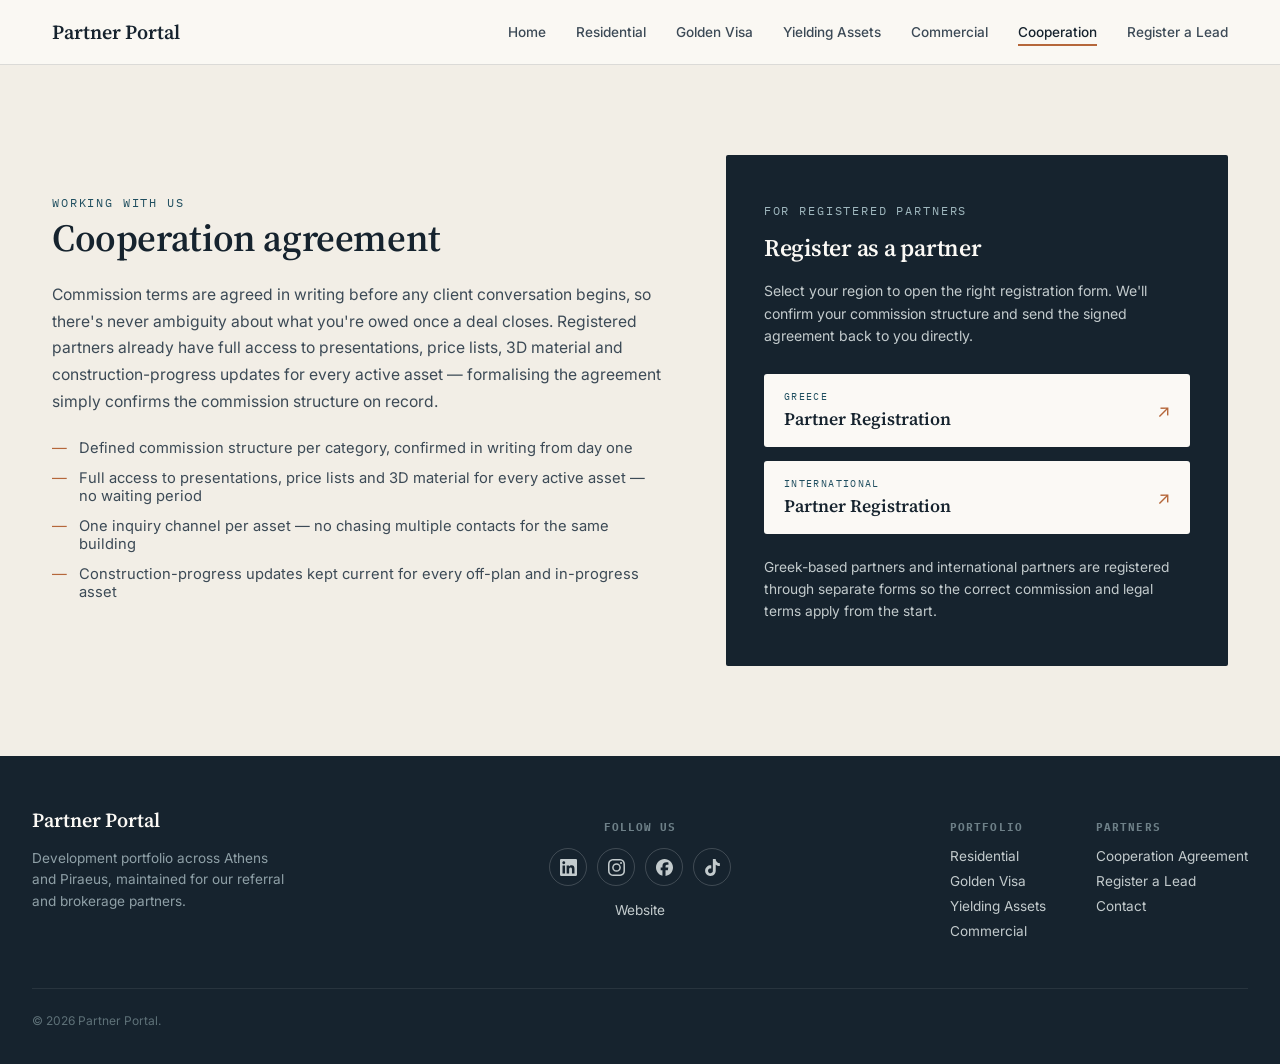
<file: cooperation.html>
<!DOCTYPE html>
<html lang="en">
<head>
<meta charset="UTF-8">
<meta name="viewport" content="width=device-width, initial-scale=1.0">
<title>Cooperation Agreement — Partner Portal</title>
<meta name="description" content="Every introduction, viewing and closed transaction is tracked against a signed cooperation agreement, so commissions are clear before any client conversation begins.">
<link rel="preconnect" href="https://fonts.googleapis.com">
<link rel="preconnect" href="https://fonts.gstatic.com" crossorigin>
<link href="https://fonts.googleapis.com/css2?family=IBM+Plex+Mono:wght@400;500&family=Inter:wght@400;500;600&family=Source+Serif+Pro:wght@400;600&display=swap" rel="stylesheet">
<link rel="stylesheet" href="styles.css?v=5">
</head>
<body>

<header class="topbar">
  <div class="topbar-inner">
    <div class="brand">Partner Portal</div>
    <button class="nav-toggle" aria-label="Toggle menu" onclick="document.querySelector('.main-nav').classList.toggle('open')">
      <span></span><span></span><span></span>
    </button>
    <nav class="main-nav">
      <a href="index.html">Home</a>
      <a href="residential.html">Residential</a>
      <a href="golden-visa.html">Golden Visa</a>
      <a href="yielding-assets.html">Yielding Assets</a>
      <a href="commercial.html">Commercial</a>
      <a href="cooperation.html" class="active">Cooperation</a>
      <a href="register-a-lead.html">Register a Lead</a>
    </nav>
  </div>
</header>

<section class="agreement">
  <div>
    <span class="eyebrow">Working With Us</span>
    <h2>Cooperation agreement</h2>
    <p>Commission terms are agreed in writing before any client conversation begins, so there's never ambiguity about what you're owed once a deal closes. Registered partners already have full access to presentations, price lists, 3D material and construction-progress updates for every active asset — formalising the agreement simply confirms the commission structure on record.</p>
    <ul>
      <li>Defined commission structure per category, confirmed in writing from day one</li>
      <li>Full access to presentations, price lists and 3D material for every active asset — no waiting period</li>
      <li>One inquiry channel per asset — no chasing multiple contacts for the same building</li>
      <li>Construction-progress updates kept current for every off-plan and in-progress asset</li>
    </ul>
  </div>
  <div class="agreement-card">
    <span class="eyebrow">For Registered Partners</span>
    <h3>Register as a partner</h3>
    <p>Select your region to open the right registration form. We'll confirm your commission structure and send the signed agreement back to you directly.</p>
    <div class="region-links">
      <a class="region-link" href="https://docs.google.com/forms/d/e/1FAIpQLScL-mOBYZDBpYrL9JYMwDWJum3yukQ0YD5-wcQqOJ-qHgpduQ/viewform?usp=header" target="_blank" rel="noopener">
        <span class="rl-text"><span class="rl-label">Greece</span><span class="rl-title">Partner Registration</span></span>
        <span class="rl-arrow">↗</span>
      </a>
      <a class="region-link" href="https://docs.google.com/forms/d/e/1FAIpQLScCQumZDCAShxGqaNp-WQt76QV_dA0bMkURDkxtLEhdfJ2UJA/viewform" target="_blank" rel="noopener">
        <span class="rl-text"><span class="rl-label">International</span><span class="rl-title">Partner Registration</span></span>
        <span class="rl-arrow">↗</span>
      </a>
    </div>
    <p class="region-note">Greek-based partners and international partners are registered through separate forms so the correct commission and legal terms apply from the start.</p>
  </div>
</section>

<footer>
  <div class="footer-inner">
    <div>
      <div class="brand">Partner Portal</div>
      <p style="max-width:260px;font-size:0.85rem;line-height:1.6;margin-top:14px;color:#8FA0A7;">Development portfolio across Athens and Piraeus, maintained for our referral and brokerage partners.</p>
    </div>
    <div class="col follow">
      <h4>Follow us</h4>
      <div class="socials">
        <a href="https://www.linkedin.com/company/dkgdevelopment" target="_blank" rel="noopener" aria-label="LinkedIn" title="LinkedIn"><svg viewBox="0 0 24 24" aria-hidden="true" focusable="false"><path d="M20.447 20.452h-3.554v-5.569c0-1.328-.027-3.037-1.852-3.037-1.853 0-2.136 1.445-2.136 2.939v5.667H9.351V9h3.414v1.561h.046c.477-.9 1.637-1.85 3.37-1.85 3.601 0 4.267 2.37 4.267 5.455v6.286zM5.337 7.433c-1.144 0-2.063-.926-2.063-2.065 0-1.138.92-2.063 2.063-2.063 1.14 0 2.064.925 2.064 2.063 0 1.139-.925 2.065-2.064 2.065zm1.782 13.019H3.555V9h3.564v11.452zM22.225 0H1.771C.792 0 0 .774 0 1.729v20.542C0 23.227.792 24 1.771 24h20.451C23.2 24 24 23.227 24 22.271V1.729C24 .774 23.2 0 22.222 0h.003z"/></svg></a>
        <a href="https://www.instagram.com/dkgdevelopment/" target="_blank" rel="noopener" aria-label="Instagram" title="Instagram"><svg viewBox="0 0 24 24" aria-hidden="true" focusable="false"><path d="M7.0301.084c-1.2768.0602-2.1487.264-2.911.5634-.7888.3075-1.4575.72-2.1228 1.3877-.6652.6677-1.075 1.3368-1.3802 2.127-.2954.7638-.4956 1.6365-.552 2.914-.0564 1.2775-.0689 1.6882-.0626 4.947.0062 3.2586.0206 3.6671.0825 4.9473.061 1.2765.264 2.1482.5635 2.9107.308.7889.72 1.4573 1.388 2.1228.6679.6655 1.3365 1.0743 2.1285 1.38.7632.295 1.6361.4961 2.9134.552 1.2773.056 1.6884.069 4.9462.0627 3.2578-.0062 3.668-.0207 4.9478-.0814 1.28-.0607 2.147-.2652 2.9098-.5633.7889-.3086 1.4578-.72 2.1228-1.3881.665-.6682 1.0745-1.3378 1.3795-2.1284.2957-.7632.4966-1.636.552-2.9124.056-1.2809.0692-1.6898.063-4.948-.0063-3.2583-.021-3.6668-.0817-4.9465-.0607-1.2797-.264-2.1487-.5633-2.9117-.3084-.7889-.72-1.4568-1.3876-2.1228C21.2982 1.33 20.628.9208 19.8378.6165 19.074.321 18.2017.1197 16.9244.0645 15.6471.0093 15.236-.005 11.977.0014 8.718.0076 8.31.0215 7.0301.0839m.1402 21.6932c-1.17-.0509-1.8053-.2453-2.2287-.408-.5606-.216-.96-.4771-1.3819-.895-.422-.4178-.6811-.8186-.9-1.378-.1644-.4234-.3624-1.058-.4171-2.228-.0595-1.2645-.072-1.6442-.079-4.848-.007-3.2037.0053-3.583.0607-4.848.05-1.169.2456-1.805.408-2.2282.216-.5613.4762-.96.895-1.3816.4188-.4217.8184-.6814 1.3783-.9003.423-.1651 1.0575-.3614 2.227-.4171 1.2655-.06 1.6447-.072 4.848-.079 3.2033-.007 3.5835.005 4.8495.0608 1.169.0508 1.8053.2445 2.228.408.5608.216.96.4754 1.3816.895.4217.4194.6816.8176.9005 1.3787.1653.4217.3617 1.056.4169 2.2263.0602 1.2655.0739 1.645.0796 4.848.0058 3.203-.0055 3.5834-.061 4.848-.051 1.17-.245 1.8055-.408 2.2294-.216.5604-.4763.96-.8954 1.3814-.419.4215-.8181.6811-1.3783.9-.4224.1649-1.0577.3617-2.2262.4174-1.2656.0595-1.6448.072-4.8493.079-3.2045.007-3.5825-.006-4.848-.0608M16.953 5.5864A1.44 1.44 0 1 0 18.39 4.144a1.44 1.44 0 0 0-1.437 1.4424M5.8385 12.012c.0067 3.4032 2.7706 6.1557 6.173 6.1493 3.4026-.0065 6.157-2.7701 6.1506-6.1733-.0065-3.4032-2.771-6.1565-6.174-6.1498-3.403.0067-6.156 2.771-6.1496 6.1738M8 12.0077a4 4 0 1 1 4.008 3.9921A3.9996 3.9996 0 0 1 8 12.0077"/></svg></a>
        <a href="https://www.facebook.com/DKGDevelopment" target="_blank" rel="noopener" aria-label="Facebook" title="Facebook"><svg viewBox="0 0 24 24" aria-hidden="true" focusable="false"><path d="M9.101 23.691v-7.98H6.627v-3.667h2.474v-1.58c0-4.085 1.848-5.978 5.858-5.978.401 0 .955.042 1.468.103a8.68 8.68 0 0 1 1.141.195v3.325a8.623 8.623 0 0 0-.653-.036 26.805 26.805 0 0 0-.733-.009c-.707 0-1.259.096-1.675.309a1.686 1.686 0 0 0-.679.622c-.258.42-.374.995-.374 1.752v1.297h3.919l-.386 2.103-.287 1.564h-3.246v8.245C19.396 23.238 24 18.179 24 12.044c0-6.627-5.373-12-12-12s-12 5.373-12 12c0 5.628 3.874 10.35 9.101 11.647Z"/></svg></a>
        <a href="https://www.tiktok.com/@dkg_development" target="_blank" rel="noopener" aria-label="TikTok" title="TikTok"><svg viewBox="0 0 24 24" aria-hidden="true" focusable="false"><path d="M12.525.02c1.31-.02 2.61-.01 3.91-.02.08 1.53.63 3.09 1.75 4.17 1.12 1.11 2.7 1.62 4.24 1.79v4.03c-1.44-.05-2.89-.35-4.2-.97-.57-.26-1.1-.59-1.62-.93-.01 2.92.01 5.84-.02 8.75-.08 1.4-.54 2.79-1.35 3.94-1.31 1.92-3.58 3.17-5.91 3.21-1.43.08-2.86-.31-4.08-1.03-2.02-1.19-3.44-3.37-3.65-5.71-.02-.5-.03-1-.01-1.49.18-1.9 1.12-3.72 2.58-4.96 1.66-1.44 3.98-2.13 6.15-1.72.02 1.48-.04 2.96-.04 4.44-.99-.32-2.15-.23-3.02.37-.63.41-1.11 1.04-1.36 1.75-.21.51-.15 1.07-.14 1.61.24 1.64 1.82 3.02 3.5 2.87 1.12-.01 2.19-.66 2.77-1.61.19-.33.4-.67.41-1.06.1-1.79.06-3.57.07-5.36.01-4.03-.01-8.05.02-12.07z"/></svg></a>
      </div>
      <a href="https://dkg-development.com/about" target="_blank" rel="noopener">Website</a>
    </div>
    <div class="cols">
      <div class="col">
        <h4>Portfolio</h4>
        <a href="residential.html">Residential</a>
        <a href="golden-visa.html">Golden Visa</a>
        <a href="yielding-assets.html">Yielding Assets</a>
        <a href="commercial.html">Commercial</a>
      </div>
      <div class="col">
        <h4>Partners</h4>
        <a href="cooperation.html">Cooperation Agreement</a>
        <a href="register-a-lead.html">Register a Lead</a>
        <a href="mailto:info@dkg-development.com">Contact</a>
      </div>
    </div>
  </div>
  <div class="footer-bottom">
    <span>© 2026 Partner Portal.</span>
  </div>
</footer>

<script>
  document.querySelectorAll('.main-nav a').forEach(function(a){
    a.addEventListener('click', function(){ document.querySelector('.main-nav').classList.remove('open'); });
  });
</script>

<!-- Start of HubSpot Embed Code -->
<script type="text/javascript" id="hs-script-loader" async defer src="//js.hs-scripts.com/48125838.js"></script>
<!-- End of HubSpot Embed Code -->
</body>
</html>
</file>
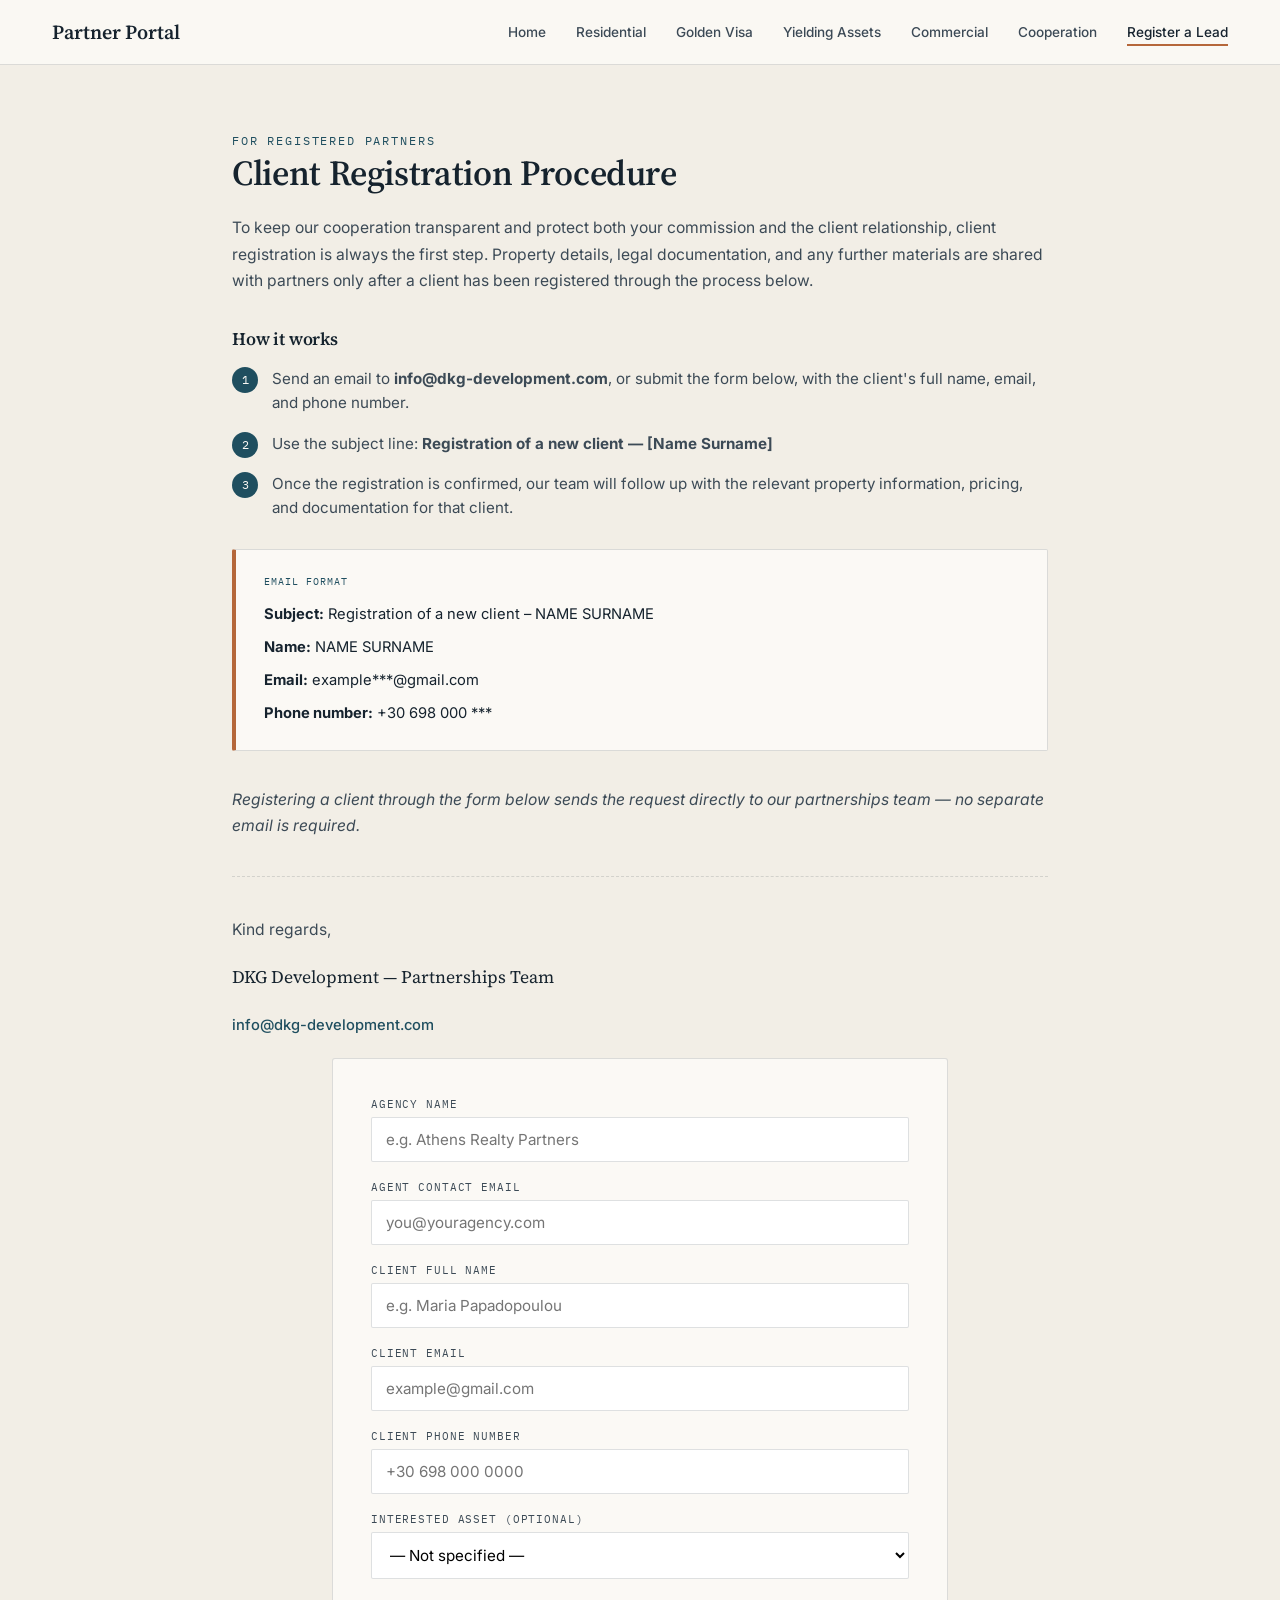
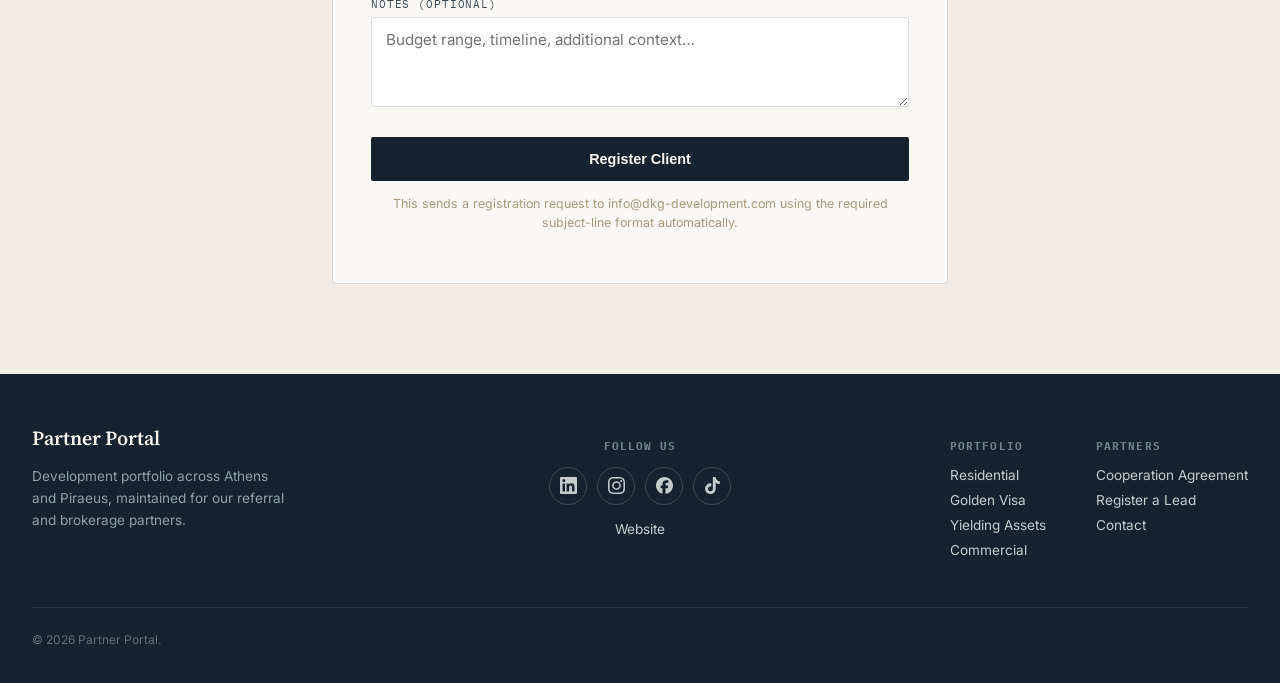
<file: register-a-lead.html>
<!DOCTYPE html>
<html lang="en">
<head>
<meta charset="UTF-8">
<meta name="viewport" content="width=device-width, initial-scale=1.0">
<title>Register a Lead — Partner Portal</title>
<meta name="description" content="Client registration procedure and lead-registration form for our partners.">
<link rel="preconnect" href="https://fonts.googleapis.com">
<link rel="preconnect" href="https://fonts.gstatic.com" crossorigin>
<link href="https://fonts.googleapis.com/css2?family=IBM+Plex+Mono:wght@400;500&family=Inter:wght@400;500;600&family=Source+Serif+Pro:wght@400;600&display=swap" rel="stylesheet">
<link rel="stylesheet" href="styles.css?v=5">
</head>
<body>

<header class="topbar">
  <div class="topbar-inner">
    <div class="brand">Partner Portal</div>
    <button class="nav-toggle" aria-label="Toggle menu" onclick="document.querySelector('.main-nav').classList.toggle('open')">
      <span></span><span></span><span></span>
    </button>
    <nav class="main-nav">
      <a href="index.html">Home</a>
      <a href="residential.html">Residential</a>
      <a href="golden-visa.html">Golden Visa</a>
      <a href="yielding-assets.html">Yielding Assets</a>
      <a href="commercial.html">Commercial</a>
      <a href="cooperation.html">Cooperation</a>
      <a href="register-a-lead.html" class="active">Register a Lead</a>
    </nav>
  </div>
</header>

<!-- ===== Registration procedure block ===== -->
<section class="procedure">
  <span class="eyebrow">For Registered Partners</span>
  <h2>Client Registration Procedure</h2>
  <p>To keep our cooperation transparent and protect both your commission and the client relationship, client registration is always the first step. Property details, legal documentation, and any further materials are shared with partners only after a client has been registered through the process below.</p>

  <h3>How it works</h3>
  <ol>
    <li>Send an email to <strong>info@dkg-development.com</strong>, or submit the form below, with the client's full name, email, and phone number.</li>
    <li>Use the subject line: <strong>Registration of a new client — [Name Surname]</strong></li>
    <li>Once the registration is confirmed, our team will follow up with the relevant property information, pricing, and documentation for that client.</li>
  </ol>

  <div class="format-card">
    <span class="fc-label">Email Format</span>
    <p><strong>Subject:</strong> Registration of a new client – NAME SURNAME</p>
    <p><strong>Name:</strong> NAME SURNAME</p>
    <p><strong>Email:</strong> example***@gmail.com</p>
    <p style="margin-bottom:0;"><strong>Phone number:</strong> +30 698 000 ***</p>
  </div>

  <p class="procedure-note">Registering a client through the form below sends the request directly to our partnerships team — no separate email is required.</p>

  <div class="signature">
    <p>Kind regards,</p>
    <p class="sig-name">DKG Development — Partnerships Team</p>
    <a href="mailto:info@dkg-development.com">info@dkg-development.com</a>
  </div>
</section>

<!-- ===== Lead registration form ===== -->
<section class="lead-form-section">
  <div class="lead-form">
    <form id="leadForm" onsubmit="return submitLead(event)">
      <label for="l-agency">Agency name</label>
      <input id="l-agency" type="text" required placeholder="e.g. Athens Realty Partners">

      <label for="l-agent-email">Agent contact email</label>
      <input id="l-agent-email" type="email" required placeholder="you@youragency.com">

      <label for="l-name">Client full name</label>
      <input id="l-name" type="text" required placeholder="e.g. Maria Papadopoulou">

      <label for="l-email">Client email</label>
      <input id="l-email" type="email" required placeholder="example@gmail.com">

      <label for="l-phone">Client phone number</label>
      <input id="l-phone" type="tel" required placeholder="+30 698 000 0000">

      <label for="l-asset">Interested asset (optional)</label>
      <select id="l-asset">
        <option value="">— Not specified —</option>
        <option>Elite Living</option>
        <option>Piraeus Urban Living</option>
        <option>Real Ideal</option>
        <option>Kallergi Signature</option>
        <option>The Green (Serviced Apartments)</option>
        <option>Wyndham Residences Piraeus Marina Zeas</option>
        <option>Skyway Retail</option>
      </select>

      <label for="l-notes">Notes (optional)</label>
      <textarea id="l-notes" placeholder="Budget range, timeline, additional context…"></textarea>

      <button type="submit" class="btn-send">Register Client</button>
      <p class="lead-form-note">This sends a registration request to info@dkg-development.com using the required subject-line format automatically.</p>
    </form>
  </div>
</section>

<footer>
  <div class="footer-inner">
    <div>
      <div class="brand">Partner Portal</div>
      <p style="max-width:260px;font-size:0.85rem;line-height:1.6;margin-top:14px;color:#8FA0A7;">Development portfolio across Athens and Piraeus, maintained for our referral and brokerage partners.</p>
    </div>
    <div class="col follow">
      <h4>Follow us</h4>
      <div class="socials">
        <a href="https://www.linkedin.com/company/dkgdevelopment" target="_blank" rel="noopener" aria-label="LinkedIn" title="LinkedIn"><svg viewBox="0 0 24 24" aria-hidden="true" focusable="false"><path d="M20.447 20.452h-3.554v-5.569c0-1.328-.027-3.037-1.852-3.037-1.853 0-2.136 1.445-2.136 2.939v5.667H9.351V9h3.414v1.561h.046c.477-.9 1.637-1.85 3.37-1.85 3.601 0 4.267 2.37 4.267 5.455v6.286zM5.337 7.433c-1.144 0-2.063-.926-2.063-2.065 0-1.138.92-2.063 2.063-2.063 1.14 0 2.064.925 2.064 2.063 0 1.139-.925 2.065-2.064 2.065zm1.782 13.019H3.555V9h3.564v11.452zM22.225 0H1.771C.792 0 0 .774 0 1.729v20.542C0 23.227.792 24 1.771 24h20.451C23.2 24 24 23.227 24 22.271V1.729C24 .774 23.2 0 22.222 0h.003z"/></svg></a>
        <a href="https://www.instagram.com/dkgdevelopment/" target="_blank" rel="noopener" aria-label="Instagram" title="Instagram"><svg viewBox="0 0 24 24" aria-hidden="true" focusable="false"><path d="M7.0301.084c-1.2768.0602-2.1487.264-2.911.5634-.7888.3075-1.4575.72-2.1228 1.3877-.6652.6677-1.075 1.3368-1.3802 2.127-.2954.7638-.4956 1.6365-.552 2.914-.0564 1.2775-.0689 1.6882-.0626 4.947.0062 3.2586.0206 3.6671.0825 4.9473.061 1.2765.264 2.1482.5635 2.9107.308.7889.72 1.4573 1.388 2.1228.6679.6655 1.3365 1.0743 2.1285 1.38.7632.295 1.6361.4961 2.9134.552 1.2773.056 1.6884.069 4.9462.0627 3.2578-.0062 3.668-.0207 4.9478-.0814 1.28-.0607 2.147-.2652 2.9098-.5633.7889-.3086 1.4578-.72 2.1228-1.3881.665-.6682 1.0745-1.3378 1.3795-2.1284.2957-.7632.4966-1.636.552-2.9124.056-1.2809.0692-1.6898.063-4.948-.0063-3.2583-.021-3.6668-.0817-4.9465-.0607-1.2797-.264-2.1487-.5633-2.9117-.3084-.7889-.72-1.4568-1.3876-2.1228C21.2982 1.33 20.628.9208 19.8378.6165 19.074.321 18.2017.1197 16.9244.0645 15.6471.0093 15.236-.005 11.977.0014 8.718.0076 8.31.0215 7.0301.0839m.1402 21.6932c-1.17-.0509-1.8053-.2453-2.2287-.408-.5606-.216-.96-.4771-1.3819-.895-.422-.4178-.6811-.8186-.9-1.378-.1644-.4234-.3624-1.058-.4171-2.228-.0595-1.2645-.072-1.6442-.079-4.848-.007-3.2037.0053-3.583.0607-4.848.05-1.169.2456-1.805.408-2.2282.216-.5613.4762-.96.895-1.3816.4188-.4217.8184-.6814 1.3783-.9003.423-.1651 1.0575-.3614 2.227-.4171 1.2655-.06 1.6447-.072 4.848-.079 3.2033-.007 3.5835.005 4.8495.0608 1.169.0508 1.8053.2445 2.228.408.5608.216.96.4754 1.3816.895.4217.4194.6816.8176.9005 1.3787.1653.4217.3617 1.056.4169 2.2263.0602 1.2655.0739 1.645.0796 4.848.0058 3.203-.0055 3.5834-.061 4.848-.051 1.17-.245 1.8055-.408 2.2294-.216.5604-.4763.96-.8954 1.3814-.419.4215-.8181.6811-1.3783.9-.4224.1649-1.0577.3617-2.2262.4174-1.2656.0595-1.6448.072-4.8493.079-3.2045.007-3.5825-.006-4.848-.0608M16.953 5.5864A1.44 1.44 0 1 0 18.39 4.144a1.44 1.44 0 0 0-1.437 1.4424M5.8385 12.012c.0067 3.4032 2.7706 6.1557 6.173 6.1493 3.4026-.0065 6.157-2.7701 6.1506-6.1733-.0065-3.4032-2.771-6.1565-6.174-6.1498-3.403.0067-6.156 2.771-6.1496 6.1738M8 12.0077a4 4 0 1 1 4.008 3.9921A3.9996 3.9996 0 0 1 8 12.0077"/></svg></a>
        <a href="https://www.facebook.com/DKGDevelopment" target="_blank" rel="noopener" aria-label="Facebook" title="Facebook"><svg viewBox="0 0 24 24" aria-hidden="true" focusable="false"><path d="M9.101 23.691v-7.98H6.627v-3.667h2.474v-1.58c0-4.085 1.848-5.978 5.858-5.978.401 0 .955.042 1.468.103a8.68 8.68 0 0 1 1.141.195v3.325a8.623 8.623 0 0 0-.653-.036 26.805 26.805 0 0 0-.733-.009c-.707 0-1.259.096-1.675.309a1.686 1.686 0 0 0-.679.622c-.258.42-.374.995-.374 1.752v1.297h3.919l-.386 2.103-.287 1.564h-3.246v8.245C19.396 23.238 24 18.179 24 12.044c0-6.627-5.373-12-12-12s-12 5.373-12 12c0 5.628 3.874 10.35 9.101 11.647Z"/></svg></a>
        <a href="https://www.tiktok.com/@dkg_development" target="_blank" rel="noopener" aria-label="TikTok" title="TikTok"><svg viewBox="0 0 24 24" aria-hidden="true" focusable="false"><path d="M12.525.02c1.31-.02 2.61-.01 3.91-.02.08 1.53.63 3.09 1.75 4.17 1.12 1.11 2.7 1.62 4.24 1.79v4.03c-1.44-.05-2.89-.35-4.2-.97-.57-.26-1.1-.59-1.62-.93-.01 2.92.01 5.84-.02 8.75-.08 1.4-.54 2.79-1.35 3.94-1.31 1.92-3.58 3.17-5.91 3.21-1.43.08-2.86-.31-4.08-1.03-2.02-1.19-3.44-3.37-3.65-5.71-.02-.5-.03-1-.01-1.49.18-1.9 1.12-3.72 2.58-4.96 1.66-1.44 3.98-2.13 6.15-1.72.02 1.48-.04 2.96-.04 4.44-.99-.32-2.15-.23-3.02.37-.63.41-1.11 1.04-1.36 1.75-.21.51-.15 1.07-.14 1.61.24 1.64 1.82 3.02 3.5 2.87 1.12-.01 2.19-.66 2.77-1.61.19-.33.4-.67.41-1.06.1-1.79.06-3.57.07-5.36.01-4.03-.01-8.05.02-12.07z"/></svg></a>
      </div>
      <a href="https://dkg-development.com/about" target="_blank" rel="noopener">Website</a>
    </div>
    <div class="cols">
      <div class="col">
        <h4>Portfolio</h4>
        <a href="residential.html">Residential</a>
        <a href="golden-visa.html">Golden Visa</a>
        <a href="yielding-assets.html">Yielding Assets</a>
        <a href="commercial.html">Commercial</a>
      </div>
      <div class="col">
        <h4>Partners</h4>
        <a href="cooperation.html">Cooperation Agreement</a>
        <a href="register-a-lead.html">Register a Lead</a>
        <a href="mailto:info@dkg-development.com">Contact</a>
      </div>
    </div>
  </div>
  <div class="footer-bottom">
    <span>© 2026 Partner Portal.</span>
  </div>
</footer>

<script>
  /* "Register Client" lead form -> HubSpot Forms API.
     Falls back to a pre-filled registration email on error / if unset. */
  var LEAD_PORTAL_ID = "48125838";
  var LEAD_FORM_GUID = "dbe9290b-6922-49f2-bb27-b0f27f301237";
  var LEAD_EMAIL     = "info@dkg-development.com";

  function leadMailtoFallback(agency, agentEmail, name, email, phone, asset, notes){
    var subject = encodeURIComponent('Registration of a new client – ' + name);
    var bodyLines = [
      'Agency: ' + agency,
      'Agent contact email: ' + agentEmail,
      'Name: ' + name,
      'Email: ' + email,
      'Phone number: ' + phone
    ];
    if (asset) bodyLines.push('Interested asset: ' + asset);
    if (notes) bodyLines.push('Notes: ' + notes);
    window.location.href = 'mailto:' + LEAD_EMAIL + '?subject=' + subject + '&body=' + encodeURIComponent(bodyLines.join('\n'));
  }

  function submitLead(e){
    e.preventDefault();
    var agency = document.getElementById('l-agency').value;
    var agentEmail = document.getElementById('l-agent-email').value;
    var name = document.getElementById('l-name').value;
    var email = document.getElementById('l-email').value;
    var phone = document.getElementById('l-phone').value;
    var asset = document.getElementById('l-asset').value;
    var notes = document.getElementById('l-notes').value;

    // No HubSpot configured -> fall back to email.
    if(!LEAD_PORTAL_ID || !LEAD_FORM_GUID){
      leadMailtoFallback(agency, agentEmail, name, email, phone, asset, notes);
      return false;
    }

    // Split the single "Client full name" into first/last name for HubSpot.
    var trimmed = (name || '').trim();
    var sp = trimmed.indexOf(' ');
    var firstName = sp === -1 ? trimmed : trimmed.slice(0, sp);
    var lastName  = sp === -1 ? ''      : trimmed.slice(sp + 1).trim();

    var btn = document.querySelector('#leadForm .btn-send');
    var note = document.querySelector('#leadForm .lead-form-note');
    if(btn){ btn.disabled = true; btn.textContent = 'Sending…'; }

    // The HubSpot form has no dedicated agency/agent-email properties, so
    // fold them into the top of the message.
    var messageLines = ['Agency: ' + agency, 'Agent contact email: ' + agentEmail];
    if (notes) messageLines.push('', notes);

    var fields = [
      { name: "email", value: email },
      { name: "firstname", value: firstName },
      { name: "lastname", value: lastName },
      { name: "phone", value: phone },
      { name: "message", value: messageLines.join('\n') }
    ];
    if(asset){ fields.push({ name: "interested_asset", value: asset }); }

    fetch('https://api.hsforms.com/submissions/v3/integration/submit/' + LEAD_PORTAL_ID + '/' + LEAD_FORM_GUID, {
      method: 'POST',
      headers: { 'Content-Type': 'application/json' },
      body: JSON.stringify({ fields: fields, context: { pageUri: window.location.href, pageName: document.title } })
    }).then(function(res){
      if(!res.ok) throw new Error('HubSpot ' + res.status);
      document.getElementById('leadForm').reset();
      if(btn){ btn.textContent = 'Client Registered ✓'; }
      if(note){ note.textContent = 'Thank you — the client has been registered. Our team will follow up shortly.'; }
    }).catch(function(){
      // Never lose the registration -> fall back to email.
      if(btn){ btn.disabled = false; btn.textContent = 'Register Client'; }
      leadMailtoFallback(agency, agentEmail, name, email, phone, asset, notes);
    });

    return false;
  }

  document.querySelectorAll('.main-nav a').forEach(function(a){
    a.addEventListener('click', function(){ document.querySelector('.main-nav').classList.remove('open'); });
  });
</script>

<!-- Start of HubSpot Embed Code -->
<script type="text/javascript" id="hs-script-loader" async defer src="//js.hs-scripts.com/48125838.js"></script>
<!-- End of HubSpot Embed Code -->
</body>
</html>
</file>
<file: styles.css>
:root{
  --stone:#F2EEE6;
  --stone-deep:#E7E0D2;
  --ink:#16232E;
  --ink-soft:#3C4A56;
  --marina:#1F4E5F;
  --terracotta:#B5673A;
  --gold:#9C7A3D;
  --line:rgba(22,35,46,0.14);
  --paper:#FBF9F5;
  --serif:'Source Serif Pro', 'Iowan Old Style', 'Palatino Linotype', Georgia, serif;
  --sans:'Inter', -apple-system, 'Segoe UI', sans-serif;
  --mono:'IBM Plex Mono', 'SF Mono', monospace;
}

*{box-sizing:border-box;}
html{scroll-behavior:smooth;}
body{
  margin:0;
  background:var(--stone);
  color:var(--ink);
  font-family:var(--sans);
  -webkit-font-smoothing:antialiased;
}
img{max-width:100%;display:block;}
a{color:inherit;text-decoration:none;}

@media (prefers-reduced-motion: reduce){
  *{animation-duration:0.01ms !important; transition-duration:0.01ms !important;}
}

h1,h2,h3{font-family:var(--serif); margin:0; font-weight:600; letter-spacing:-0.01em;}
.eyebrow{
  font-family:var(--mono);
  font-size:0.72rem;
  letter-spacing:0.16em;
  text-transform:uppercase;
  color:var(--marina);
}

/* ---------- Top bar (same on every page; "active" class marks current page) ---------- */
.topbar{
  position:sticky; top:0; z-index:50;
  background:rgba(251,249,245,0.92);
  backdrop-filter:blur(8px);
  border-bottom:1px solid var(--line);
}
.topbar-inner{
  max-width:1240px; margin:0 auto;
  display:flex; align-items:center; justify-content:space-between;
  padding:18px 32px;
}
.brand{
  display:flex; align-items:baseline; gap:10px;
  font-family:var(--serif); font-size:1.25rem; font-weight:600;
}
.brand small{
  font-family:var(--mono); font-size:0.62rem; letter-spacing:0.14em;
  color:var(--ink-soft); text-transform:uppercase; font-weight:500;
}
nav.main-nav{display:flex; gap:30px; align-items:center;}
nav.main-nav a{
  font-size:0.85rem; font-weight:500; color:var(--ink-soft);
  position:relative; padding:4px 0;
  transition:color .2s ease;
}
nav.main-nav a:hover, nav.main-nav a.active{color:var(--ink);}
nav.main-nav a.active::after{
  content:''; position:absolute; left:0; bottom:-2px; width:100%; height:2px; background:var(--terracotta);
}
.nav-toggle{display:none; background:none; border:none; cursor:pointer; padding:6px;}
.nav-toggle span{display:block; width:22px; height:2px; background:var(--ink); margin:5px 0;}

/* ---------- Generic page header (used on every section page) ---------- */
.page-hero{
  max-width:1240px; margin:0 auto; padding:64px 32px 0;
}
.page-hero .desc{max-width:560px; color:var(--ink-soft); font-size:0.98rem; line-height:1.65; margin-top:14px;}

/* ---------- Section shell ---------- */
section.cat{
  max-width:1240px; margin:0 auto; padding:48px 32px 88px;
}
.cat-head{
  display:flex; justify-content:space-between; align-items:flex-end; gap:24px;
  margin-bottom:48px; flex-wrap:wrap;
}
.cat-head h2{font-size:clamp(1.8rem, 3vw, 2.6rem);}
.cat-head .desc{max-width:480px; color:var(--ink-soft); font-size:0.95rem; line-height:1.6; margin-top:10px;}
.cat-tag{
  font-family:var(--mono); font-size:0.7rem; letter-spacing:0.12em; text-transform:uppercase;
  border:1px solid var(--line); padding:8px 14px; border-radius:2px; color:var(--ink-soft); white-space:nowrap;
}

/* ---------- Asset cards ---------- */
.asset-grid{display:flex; flex-direction:column; gap:28px;}
.asset-card{
  display:grid; grid-template-columns:340px 1fr; gap:0;
  background:var(--paper);
  border:1px solid var(--line);
  overflow:hidden;
  position:relative;
}
.asset-media{position:relative; min-height:280px; background:var(--stone-deep);}
.asset-media img{width:100%; height:100%; object-fit:cover; position:absolute; inset:0;}
.status-pill{
  position:absolute; top:16px; left:16px; z-index:2;
  font-family:var(--mono); font-size:0.65rem; letter-spacing:0.1em; text-transform:uppercase;
  padding:6px 11px; border-radius:2px; color:var(--paper);
}
.status-delivered{background:#3F6B4E;}
.status-progress{background:var(--marina);}
.status-offplan{background:var(--terracotta);}

.asset-body{padding:32px 36px; display:flex; flex-direction:column; gap:18px;}
.asset-top{display:flex; justify-content:space-between; align-items:flex-start; gap:18px; flex-wrap:wrap;}
.asset-title h3{font-size:1.5rem;}
.asset-title .subtype{font-family:var(--mono); font-size:0.72rem; letter-spacing:0.08em; text-transform:uppercase; color:var(--gold); margin-top:4px; display:block;}
.asset-delivery{text-align:right; font-family:var(--mono); font-size:0.72rem; color:var(--ink-soft); letter-spacing:0.04em;}
.asset-delivery .d-label{display:block; font-size:0.62rem; letter-spacing:0.12em; text-transform:uppercase; color:#9AA5AA;}
.project-tag{
  display:block; width:fit-content; margin:8px 0 0 auto; padding:3px 8px;
  font-family:var(--mono); font-size:0.6rem; letter-spacing:0.1em; text-transform:uppercase;
  border:1px solid currentColor; border-radius:2px;
}
.project-tag.tag-dkg{color:var(--marina);}
.project-tag.tag-partner{color:var(--ink-soft); opacity:0.85;}

.asset-meta{
  display:grid; grid-template-columns:repeat(4, 1fr); gap:18px;
  padding:16px 0; border-top:1px dashed var(--line); border-bottom:1px dashed var(--line);
}
.meta-item .v{font-family:var(--serif); font-size:1.05rem; color:var(--ink);}
.meta-item .k{font-family:var(--mono); font-size:0.62rem; letter-spacing:0.1em; text-transform:uppercase; color:#9AA5AA; display:block; margin-bottom:4px;}
.meta-item .v.pending{color:#B0A287; font-family:var(--sans); font-style:italic; font-size:0.92rem;}
.meta-item .v a{color:var(--marina); text-decoration:underline; text-underline-offset:2px; transition:color .18s ease;}
.meta-item .v a:hover{color:var(--terracotta);}

.asset-desc{font-size:0.92rem; line-height:1.65; color:var(--ink-soft);}
.asset-desc.pending{font-style:italic; color:#A89A7E;}

.doc-links{display:flex; gap:10px; flex-wrap:wrap;}
.doc-links a, .doc-links span{
  font-size:0.78rem; font-weight:500; padding:8px 14px;
  border:1px solid var(--line); border-radius:2px; color:var(--ink-soft);
  transition:all .18s ease; display:inline-flex; align-items:center; gap:6px;
}
.doc-links a:hover{border-color:var(--marina); color:var(--marina); background:rgba(31,78,95,0.05);}
.doc-links span.disabled{color:#C2C2C2; cursor:default;}
.doc-links a::after{content:'↗'; font-size:0.7em;}

.asset-actions{display:flex; gap:12px; margin-top:6px;}
.btn-inquire{
  background:var(--ink); color:var(--paper); font-size:0.82rem; font-weight:600;
  padding:11px 22px; border:none; border-radius:2px; cursor:pointer;
  transition:background .2s ease;
}
.btn-inquire:hover{background:var(--marina);}

/* ---------- Cooperation page ---------- */
.agreement{
  max-width:1240px; margin:0 auto; padding:90px 32px;
  display:grid; grid-template-columns:1.1fr 0.9fr; gap:60px; align-items:center;
}
.agreement h2{font-size:clamp(1.8rem,3vw,2.4rem); margin-bottom:18px;}
.agreement p{color:var(--ink-soft); line-height:1.7; font-size:0.98rem; margin-bottom:24px;}
.agreement ul{padding:0; margin:0 0 28px; list-style:none; display:flex; flex-direction:column; gap:12px;}
.agreement li{display:flex; gap:12px; font-size:0.92rem; color:var(--ink-soft); align-items:flex-start;}
.agreement li::before{content:'—'; color:var(--terracotta); flex-shrink:0;}
.agreement-card{
  background:var(--ink); color:var(--paper); padding:44px 38px; border-radius:2px;
}
.agreement-card .eyebrow{color:#9FB7BE;}
.agreement-card h3{color:var(--paper); font-size:1.5rem; margin-top:12px;}
.agreement-card p{color:#C3CBCD; font-size:0.88rem; line-height:1.6; margin:16px 0 26px;}
.btn-light{
  display:inline-block; background:var(--paper); color:var(--ink); font-weight:600; font-size:0.85rem;
  padding:13px 26px; border-radius:2px;
}
.region-links{display:flex; flex-direction:column; gap:14px; margin:26px 0 22px;}
.region-link{
  display:flex; align-items:center; justify-content:space-between; gap:16px;
  background:var(--paper); border-radius:3px; padding:16px 20px;
  transition:transform .15s ease, box-shadow .15s ease;
}
.region-link:hover{transform:translateY(-1px); box-shadow:0 8px 20px rgba(0,0,0,0.22);}
.region-link .rl-label{
  display:block; font-family:var(--mono); font-size:0.62rem; letter-spacing:0.14em;
  text-transform:uppercase; color:var(--marina); margin-bottom:4px;
}
.region-link .rl-title{font-family:var(--serif); font-size:1.1rem; font-weight:600; color:var(--ink);}
.region-link .rl-arrow{color:var(--terracotta); font-size:1.1rem; flex-shrink:0;}
.agreement-card .region-note{color:#C3CBCD; font-size:0.86rem; line-height:1.6; margin:0;}

/* ---------- Registration procedure block (Register a Lead page) ---------- */
.procedure{
  max-width:880px; margin:0 auto; padding:64px 32px 20px;
}
.procedure .eyebrow{margin-bottom:10px;}
.procedure h2{font-size:clamp(1.7rem,3vw,2.2rem); margin-bottom:18px;}
.procedure p{color:var(--ink-soft); font-size:0.98rem; line-height:1.7; margin-bottom:20px;}
.procedure h3{font-size:1.1rem; margin:32px 0 16px; color:var(--ink);}
.procedure ol{padding-left:0; margin:0 0 28px; list-style:none; counter-reset:steps;}
.procedure ol li{
  counter-increment:steps; position:relative; padding-left:40px; margin-bottom:16px;
  font-size:0.95rem; color:var(--ink-soft); line-height:1.6;
}
.procedure ol li::before{
  content:counter(steps); position:absolute; left:0; top:0;
  width:26px; height:26px; border-radius:50%; background:var(--marina); color:var(--paper);
  font-family:var(--mono); font-size:0.78rem; display:flex; align-items:center; justify-content:center;
}
.format-card{
  background:var(--paper); border:1px solid var(--line); border-left:4px solid var(--terracotta);
  padding:24px 28px; border-radius:2px; margin:28px 0 36px;
}
.format-card .fc-label{font-family:var(--mono); font-size:0.65rem; letter-spacing:0.1em; text-transform:uppercase; color:var(--marina); margin-bottom:14px; display:block;}
.format-card p{margin:0 0 8px; font-size:0.92rem; color:var(--ink);}
.format-card p strong{color:var(--ink);}
.procedure-note{
  font-size:0.84rem; color:#A89A7E; font-style:italic; line-height:1.6; margin-top:8px;
}
.signature{
  margin-top:36px; padding-top:24px; border-top:1px dashed var(--line);
  font-size:0.92rem; color:var(--ink-soft); line-height:1.7;
}
.signature .sig-name{font-family:var(--serif); font-size:1.1rem; color:var(--ink); margin-top:4px;}
.signature a{color:var(--marina); font-weight:500;}

/* ---------- Lead registration form ---------- */
.lead-form-section{max-width:680px; margin:0 auto; padding:0 32px 90px;}
.lead-form{background:var(--paper); border:1px solid var(--line); padding:38px; border-radius:3px;}
.lead-form label{display:block; font-family:var(--mono); font-size:0.68rem; letter-spacing:0.08em; text-transform:uppercase; color:var(--ink-soft); margin-bottom:6px; margin-top:18px;}
.lead-form label:first-child{margin-top:0;}
.lead-form input, .lead-form select, .lead-form textarea{
  width:100%; padding:12px 14px; border:1px solid var(--line); border-radius:2px; font-family:var(--sans); font-size:0.95rem; background:#fff;
}
.lead-form textarea{min-height:90px; resize:vertical;}
.lead-form .btn-send{
  background:var(--ink); color:var(--paper); border:none; padding:14px 28px; border-radius:2px;
  font-weight:600; font-size:0.9rem; cursor:pointer; margin-top:26px; width:100%;
}
.lead-form .btn-send:hover{background:var(--marina);}
.lead-form-note{font-size:0.78rem; color:#A89A7E; margin-top:14px; line-height:1.5; text-align:center;}

/* ---------- Inquiry modal (used on category pages) ---------- */
.inquiry-wrap{
  position:fixed; inset:0; background:rgba(22,35,46,0.55); z-index:100;
  display:none; align-items:center; justify-content:center; padding:24px;
}
.inquiry-wrap.open{display:flex;}
.inquiry-box{
  background:var(--paper); width:100%; max-width:480px; padding:38px; border-radius:3px;
  max-height:90vh; overflow-y:auto;
}
.inquiry-box h3{font-size:1.3rem; margin-bottom:6px;}
.inquiry-box .sub{font-size:0.85rem; color:var(--ink-soft); margin-bottom:24px;}
.inquiry-box label{display:block; font-family:var(--mono); font-size:0.68rem; letter-spacing:0.08em; text-transform:uppercase; color:var(--ink-soft); margin-bottom:6px; margin-top:16px;}
.inquiry-box input, .inquiry-box select, .inquiry-box textarea{
  width:100%; padding:11px 12px; border:1px solid var(--line); border-radius:2px; font-family:var(--sans); font-size:0.92rem; background:#fff;
}
.inquiry-box textarea{min-height:80px; resize:vertical;}
.inquiry-actions{display:flex; gap:10px; margin-top:26px;}
.btn-send{background:var(--ink); color:var(--paper); border:none; padding:12px 22px; border-radius:2px; font-weight:600; font-size:0.85rem; cursor:pointer;}
.btn-send:hover{background:var(--marina);}
.btn-cancel{background:none; border:1px solid var(--line); padding:12px 22px; border-radius:2px; font-weight:600; font-size:0.85rem; cursor:pointer; color:var(--ink-soft);}
.note-pending{font-size:0.74rem; color:#A89A7E; margin-top:18px; line-height:1.5;}

footer{
  background:var(--ink); color:#9FB0B8; padding:50px 32px 36px;
}
.footer-inner{max-width:1240px; margin:0 auto; display:grid; grid-template-columns:1fr auto 1fr; align-items:start; gap:30px;}
.footer-inner .follow{text-align:center;}
.footer-inner .follow .socials{justify-content:center;}
.footer-inner .cols{justify-self:end;}
footer .brand{color:var(--paper);}
footer .cols{display:flex; gap:50px; flex-wrap:wrap;}
footer .col h4{font-family:var(--mono); font-size:0.68rem; letter-spacing:0.1em; text-transform:uppercase; color:#6E8088; margin-bottom:14px;}
footer .col a{display:block; font-size:0.85rem; margin-bottom:9px; color:#C3CBCD;}
footer .col a:hover{color:var(--paper);}
footer .col .socials{display:flex; gap:10px; margin-bottom:16px;}
footer .col .socials a{
  width:38px; height:38px; margin:0; border-radius:50%;
  border:1px solid rgba(255,255,255,0.18);
  display:inline-flex; align-items:center; justify-content:center;
  transition:border-color .18s ease, background .18s ease, color .18s ease;
}
footer .col .socials a:hover{color:var(--paper); border-color:var(--paper); background:rgba(255,255,255,0.08);}
footer .col .socials svg{width:17px; height:17px; fill:currentColor;}
.footer-bottom{
  max-width:1240px; margin:40px auto 0; padding-top:24px; border-top:1px solid rgba(255,255,255,0.08);
  font-size:0.75rem; color:#5E7178; display:flex; justify-content:space-between; flex-wrap:wrap; gap:10px;
}

/* ---------- Responsive ---------- */
@media (max-width:900px){
  .asset-card{grid-template-columns:1fr;}
  .asset-media{min-height:220px;}
  .asset-meta{grid-template-columns:repeat(2,1fr);}
  .agreement{grid-template-columns:1fr;}
}
@media (max-width:720px){
  nav.main-nav{
    position:absolute; top:100%; left:0; right:0; background:var(--paper);
    flex-direction:column; align-items:flex-start; padding:18px 24px; gap:16px;
    border-bottom:1px solid var(--line); display:none;
  }
  nav.main-nav.open{display:flex;}
  .nav-toggle{display:block;}
  .topbar-inner{padding:16px 20px;}
  .page-hero{padding:48px 20px 0;}
  section.cat{padding:36px 20px 60px;}
  .agreement{padding:60px 20px;}
  .procedure{padding:48px 20px 10px;}
  .lead-form-section{padding:0 20px 60px;}
}

/* Footer: stack on narrow screens */
@media (max-width:960px){
  .footer-inner{grid-template-columns:1fr;}
  .footer-inner .follow{text-align:left;}
  .footer-inner .follow .socials{justify-content:flex-start;}
  .footer-inner .cols{justify-self:start;}
}

/* Delivery block + project tag: left-align once it wraps under the title */
@media (max-width:560px){
  .asset-delivery{text-align:left;}
  .project-tag{margin-left:0;}
}
</file>
